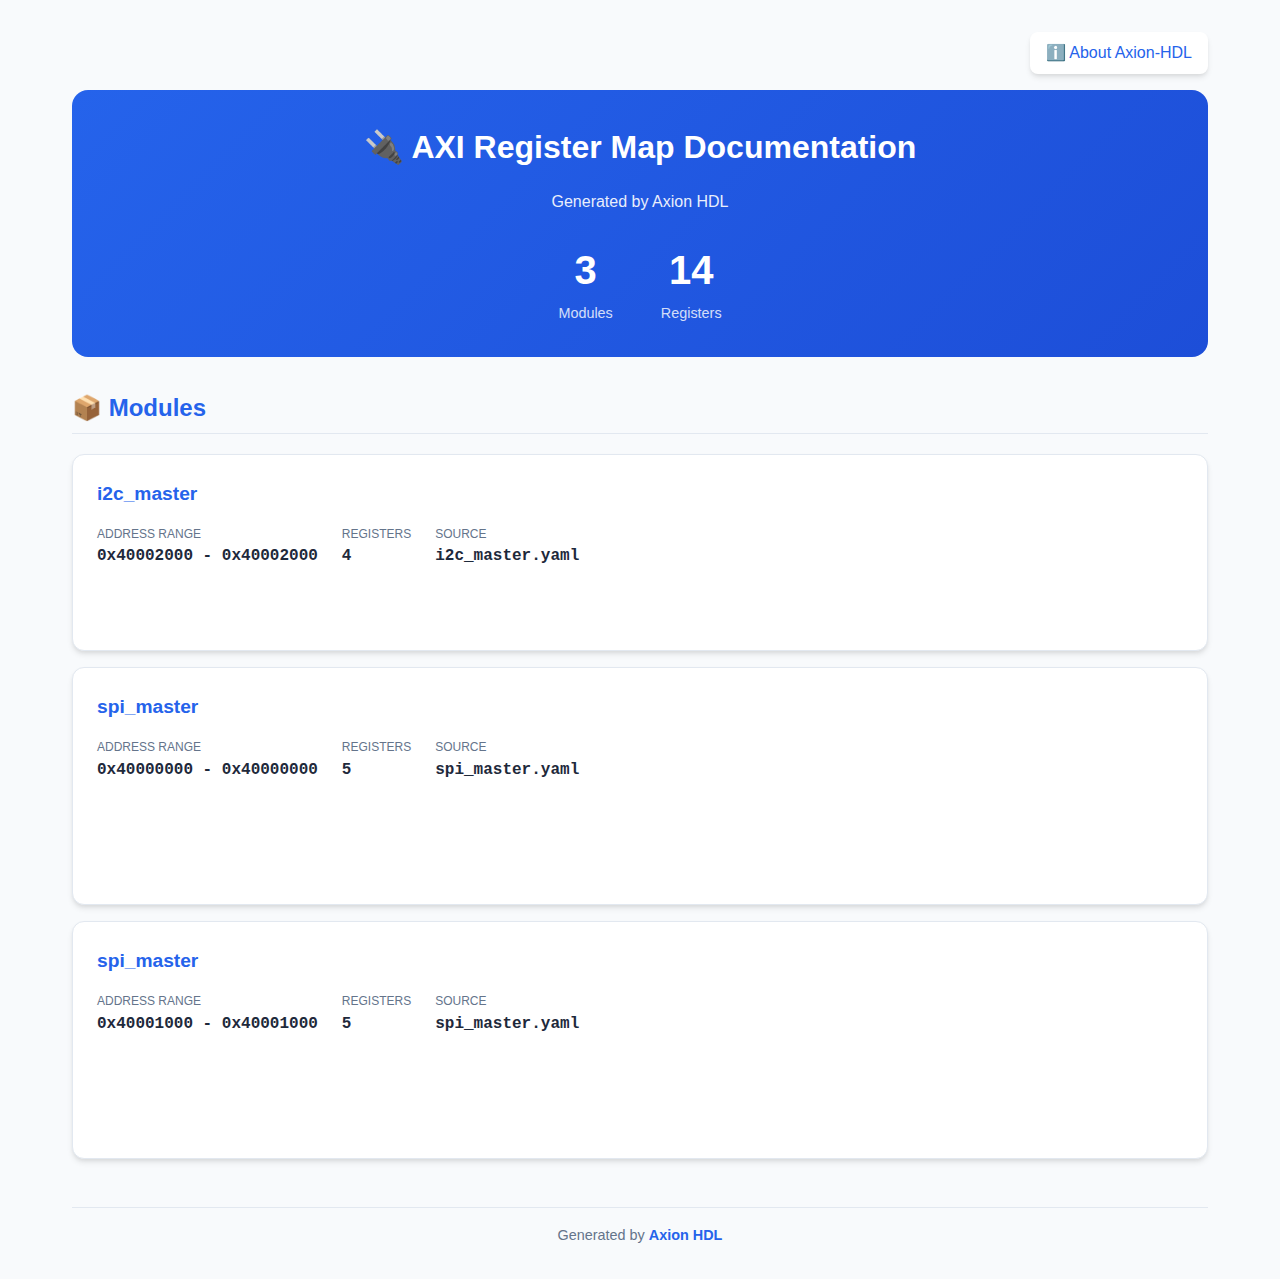
<file: tests/manual-verif/hierarchy_example/output/index.html>
<!DOCTYPE html>
<html lang="en">
<head>
    <meta charset="UTF-8">
    <meta name="viewport" content="width=device-width, initial-scale=1.0">
    <title>AXI Register Map</title>
    <style>
        :root {
            --primary-color: #2563eb;
            --primary-dark: #1d4ed8;
            --bg-color: #f8fafc;
            --text-color: #1e293b;
            --border-color: #e2e8f0;
            --code-bg: #f1f5f9;
            --card-shadow: 0 4px 6px -1px rgba(0,0,0,0.1), 0 2px 4px -1px rgba(0,0,0,0.06);
        }
        
        * {
            box-sizing: border-box;
        }
        
        body {
            font-family: -apple-system, BlinkMacSystemFont, 'Segoe UI', Roboto, 'Helvetica Neue', Arial, sans-serif;
            line-height: 1.6;
            color: var(--text-color);
            max-width: 1200px;
            margin: 0 auto;
            padding: 2rem;
            background-color: var(--bg-color);
        }
        
        /* Hero Section */
        .hero {
            text-align: center;
            padding: 2rem;
            margin-bottom: 2rem;
            background: linear-gradient(135deg, var(--primary-color), var(--primary-dark));
            border-radius: 16px;
            color: white;
        }
        
        .hero h1 {
            color: white;
            border: none;
            margin: 0;
            font-size: 2rem;
        }
        
        .hero .subtitle {
            opacity: 0.9;
            margin: 0.5rem 0 1.5rem 0;
        }
        
        .stats {
            display: flex;
            justify-content: center;
            gap: 3rem;
        }
        
        .stat {
            display: flex;
            flex-direction: column;
        }
        
        .stat-value {
            font-size: 2.5rem;
            font-weight: bold;
        }
        
        .stat-label {
            opacity: 0.8;
            font-size: 0.9rem;
        }
        
        /* Module Grid */
        .module-grid {
            display: grid;
            grid-template-columns: repeat(auto-fill, minmax(280px, 1fr));
            gap: 1.5rem;
            margin: 1.5rem 0;
        }
        
        .module-card {
            background: white;
            border-radius: 12px;
            padding: 1.5rem;
            box-shadow: var(--card-shadow);
            text-decoration: none;
            color: inherit;
            transition: transform 0.2s, box-shadow 0.2s;
            border: 1px solid var(--border-color);
        }
        
        .module-card:hover {
            transform: translateY(-4px);
            box-shadow: 0 10px 25px -5px rgba(0,0,0,0.15);
        }
        
        .module-header {
            display: flex;
            justify-content: space-between;
            align-items: center;
            margin-bottom: 1rem;
        }
        
        .module-header h3 {
            margin: 0;
            color: var(--primary-color);
            font-size: 1.2rem;
        }
        
        .badge {
            font-size: 0.7rem;
            padding: 0.2rem 0.5rem;
            border-radius: 4px;
            font-weight: 600;
        }
        
        .badge-cdc {
            background: #dcfce7;
            color: #166534;
        }
        
        .module-info {
            display: flex;
            gap: 1.5rem;
            margin-bottom: 1rem;
        }
        
        .info-item {
            display: flex;
            flex-direction: column;
        }
        
        .info-label {
            font-size: 0.75rem;
            color: #64748b;
            text-transform: uppercase;
        }
        
        .info-value {
            font-weight: 600;
            font-family: 'Monaco', 'Menlo', monospace;
        }
        
        .module-source {
            font-size: 0.8rem;
            color: #64748b;
            padding-top: 0.75rem;
            border-top: 1px solid var(--border-color);
        }
        
        /* Overlap Warning */
        .overlap-warning {
            background: #fef2f2;
            border: 2px solid #ef4444;
            border-radius: 12px;
            padding: 1.5rem;
            margin: 1.5rem 0;
        }
        
        .warning-header {
            display: flex;
            align-items: center;
            gap: 0.75rem;
            margin-bottom: 1rem;
        }
        
        .warning-icon {
            font-size: 1.5rem;
        }
        
        .warning-title {
            font-size: 1.2rem;
            font-weight: 700;
            color: #dc2626;
        }
        
        .warning-content {
            display: flex;
            flex-direction: column;
            gap: 0.75rem;
        }
        
        .overlap-item {
            background: white;
            padding: 1rem;
            border-radius: 8px;
            border: 1px solid #fca5a5;
        }
        
        .overlap-modules {
            display: flex;
            align-items: center;
            gap: 0.75rem;
            flex-wrap: wrap;
            margin-bottom: 0.5rem;
        }
        
        .overlap-modules .module-name {
            font-weight: 600;
            color: #dc2626;
            font-family: 'Monaco', 'Menlo', monospace;
        }
        
        .overlap-modules .range {
            font-size: 0.85rem;
            color: #64748b;
            font-family: 'Monaco', 'Menlo', monospace;
        }
        
        .overlap-symbol {
            color: #dc2626;
            font-weight: bold;
        }
        
        .overlap-region {
            font-size: 0.9rem;
            color: #991b1b;
            font-weight: 500;
        }
        
        /* Module List (Vertical Layout) */
        .module-list {
            display: flex;
            flex-direction: column;
            gap: 1rem;
        }
        
        .module-card-large {
            display: flex;
            background: white;
            border-radius: 12px;
            box-shadow: var(--card-shadow);
            text-decoration: none;
            color: inherit;
            transition: transform 0.2s, box-shadow 0.2s;
            border: 1px solid var(--border-color);
            overflow: hidden;
        }
        
        .module-card-large:hover {
            transform: translateX(8px);
            box-shadow: 0 10px 25px -5px rgba(0,0,0,0.15);
        }
        
        .module-card-large:hover .register-preview {
            opacity: 1;
            max-width: 300px;
            padding: 1rem;
        }
        
        .module-main {
            flex: 1;
            padding: 1.5rem;
        }
        
        .register-preview {
            background: #f1f5f9;
            border-left: 1px solid var(--border-color);
            opacity: 0;
            max-width: 0;
            padding: 0;
            overflow: hidden;
            transition: all 0.3s ease;
        }
        
        .preview-title {
            font-weight: 600;
            color: #475569;
            margin-bottom: 0.75rem;
            font-size: 0.85rem;
            text-transform: uppercase;
        }
        
        .reg-item {
            display: flex;
            justify-content: space-between;
            align-items: center;
            padding: 0.4rem 0;
            border-bottom: 1px solid var(--border-color);
            gap: 1rem;
        }
        
        .reg-item:last-child {
            border-bottom: none;
        }
        
        .reg-item code {
            font-size: 0.8rem;
            white-space: nowrap;
        }
        
        .reg-meta {
            font-size: 0.7rem;
            color: #64748b;
            white-space: nowrap;
        }
        
        .reg-more {
            font-size: 0.75rem;
            color: var(--primary-color);
            font-style: italic;
            margin-top: 0.5rem;
        }
        
        /* Navigation */
        .breadcrumb {
            display: flex;
            align-items: center;
            gap: 0.5rem;
            margin-bottom: 1rem;
            font-size: 0.9rem;
        }
        
        .breadcrumb a {
            color: var(--primary-color);
            text-decoration: none;
        }
        
        .breadcrumb a:hover {
            text-decoration: underline;
        }
        
        .breadcrumb .separator {
            color: #94a3b8;
        }
        
        .breadcrumb .current {
            color: #64748b;
        }
        
        .page-nav {
            display: flex;
            justify-content: space-between;
            margin-bottom: 2rem;
            padding: 1rem;
            background: white;
            border-radius: 8px;
            box-shadow: var(--card-shadow);
        }
        
        .nav-link {
            color: var(--primary-color);
            text-decoration: none;
            font-weight: 500;
        }
        
        .nav-link:hover {
            text-decoration: underline;
        }
        
        /* Existing styles */
        h1 {
            color: var(--primary-color);
            border-bottom: 3px solid var(--primary-color);
            padding-bottom: 0.5rem;
        }
        
        h2 {
            color: var(--primary-color);
            margin-top: 2rem;
            border-bottom: 1px solid var(--border-color);
            padding-bottom: 0.3rem;
        }
        
        h3, h4 {
            color: #475569;
            margin-top: 1.5rem;
        }
        
        table {
            width: 100%;
            border-collapse: collapse;
            margin: 1rem 0;
            background: white;
            box-shadow: 0 1px 3px rgba(0,0,0,0.1);
            border-radius: 8px;
            overflow: hidden;
        }
        
        th, td {
            padding: 0.75rem 1rem;
            text-align: left;
            border-bottom: 1px solid var(--border-color);
        }
        
        th {
            background-color: var(--primary-color);
            color: white;
            font-weight: 600;
        }
        
        tr:hover {
            background-color: #f1f5f9;
        }
        
        code {
            background-color: var(--code-bg);
            padding: 0.2rem 0.4rem;
            border-radius: 4px;
            font-family: 'Monaco', 'Menlo', 'Ubuntu Mono', monospace;
            font-size: 0.9em;
        }
        
        hr {
            border: none;
            border-top: 2px solid var(--border-color);
            margin: 2rem 0;
        }
        
        ul {
            padding-left: 1.5rem;
        }
        
        li {
            margin: 0.3rem 0;
        }
        
        strong {
            color: var(--primary-color);
        }
        
        p {
            margin: 0.5rem 0;
        }
        
        /* Top Navigation */
        .top-nav {
            display: flex;
            justify-content: flex-end;
            margin-bottom: 1rem;
        }
        
        .about-link {
            color: var(--primary-color);
            text-decoration: none;
            font-weight: 500;
            padding: 0.5rem 1rem;
            border-radius: 8px;
            background: white;
            box-shadow: var(--card-shadow);
            transition: transform 0.2s;
        }
        
        .about-link:hover {
            transform: translateY(-2px);
        }
        
        /* About Page Styles */
        .about-hero {
            text-align: center;
            padding: 2rem;
            margin-bottom: 2rem;
            background: linear-gradient(135deg, var(--primary-color), var(--primary-dark));
            border-radius: 16px;
            color: white;
        }
        
        .about-hero h1 {
            color: white;
            border: none;
            margin: 0;
            font-size: 2.5rem;
        }
        
        .about-hero .tagline {
            opacity: 0.9;
            font-size: 1.2rem;
            margin: 0.5rem 0 0 0;
        }
        
        .about-content {
            max-width: 900px;
            margin: 0 auto;
        }
        
        .about-section {
            margin-bottom: 2.5rem;
        }
        
        .about-section p {
            font-size: 1.05rem;
            line-height: 1.8;
        }
        
        .feature-grid {
            display: grid;
            grid-template-columns: repeat(auto-fill, minmax(200px, 1fr));
            gap: 1rem;
            margin-top: 1rem;
        }
        
        .feature-card {
            background: white;
            border-radius: 12px;
            padding: 1.5rem;
            text-align: center;
            box-shadow: var(--card-shadow);
            border: 1px solid var(--border-color);
        }
        
        .feature-icon {
            font-size: 2rem;
            margin-bottom: 0.5rem;
        }
        
        .feature-card h3 {
            margin: 0.5rem 0;
            color: var(--primary-color);
            font-size: 1rem;
        }
        
        .feature-card p {
            margin: 0;
            font-size: 0.85rem;
            color: #64748b;
        }
        
        .link-grid {
            display: grid;
            grid-template-columns: repeat(auto-fill, minmax(200px, 1fr));
            gap: 1rem;
            margin-top: 1rem;
        }
        
        .link-card {
            display: flex;
            align-items: center;
            gap: 1rem;
            background: white;
            border-radius: 12px;
            padding: 1rem 1.5rem;
            text-decoration: none;
            color: inherit;
            box-shadow: var(--card-shadow);
            border: 1px solid var(--border-color);
            transition: transform 0.2s, box-shadow 0.2s;
        }
        
        .link-card:hover {
            transform: translateY(-4px);
            box-shadow: 0 10px 25px -5px rgba(0,0,0,0.15);
        }
        
        .link-icon {
            font-size: 1.5rem;
        }
        
        .link-info h3 {
            margin: 0;
            color: var(--primary-color);
            font-size: 1rem;
        }
        
        .link-info p {
            margin: 0;
            font-size: 0.85rem;
            color: #64748b;
        }
        
        .code-block {
            background: #1e293b;
            color: #e2e8f0;
            padding: 1rem 1.5rem;
            border-radius: 8px;
            margin: 0.5rem 0;
            overflow-x: auto;
        }
        
        .code-block code {
            background: none;
            padding: 0;
            color: #67e8f9;
            font-size: 0.95rem;
        }
        
        /* README Container */
        .readme-container {
            background: white;
            border-radius: 12px;
            padding: 2rem;
            box-shadow: var(--card-shadow);
            margin-bottom: 2rem;
        }
        
        .readme-container h1 {
            color: var(--primary-color);
            border-bottom: 3px solid var(--primary-color);
        }
        
        .readme-container img {
            max-width: 100%;
            height: auto;
        }
        
        .about-links {
            margin-top: 2rem;
        }
        
        /* Smooth Scrolling */
        html {
            scroll-behavior: smooth;
        }
        
        /* Clickable table links */
        td a {
            color: var(--primary-color);
            text-decoration: none;
            font-weight: 500;
        }
        
        td a:hover {
            text-decoration: underline;
        }
        
        td a code {
            color: var(--primary-color);
        }
        
        /* Back to Table Button */
        .back-to-table {
            position: fixed;
            bottom: 2rem;
            right: 2rem;
            background: var(--primary-color);
            color: white;
            padding: 0.75rem 1.5rem;
            border-radius: 50px;
            text-decoration: none;
            font-weight: 600;
            box-shadow: 0 4px 12px rgba(0,0,0,0.15);
            transition: transform 0.2s, box-shadow 0.2s;
            z-index: 1000;
            display: none;
        }
        
        .back-to-table.visible {
            display: block;
        }
        
        .back-to-table:hover {
            transform: translateY(-2px);
            box-shadow: 0 6px 20px rgba(0,0,0,0.2);
        }
        
        @media print {
            body {
                background: white;
                max-width: none;
            }
            
            table {
                box-shadow: none;
                border: 1px solid #ddd;
            }
            
            .page-nav, .breadcrumb, .back-to-table {
                display: none;
            }
        }
        
        @media (max-width: 600px) {
            .stats {
                gap: 1.5rem;
            }
            
            .stat-value {
                font-size: 1.8rem;
            }
            
            .module-grid {
                grid-template-columns: 1fr;
            }
        }
    </style>
</head>
<body>

<div class="top-nav">
    <a href="html/about.html" class="about-link">ℹ️ About Axion-HDL</a>
</div>
<div class="hero">
    <h1>🔌 AXI Register Map Documentation</h1>
    <p class="subtitle">Generated by Axion HDL</p>
    <div class="stats">
        <div class="stat">
            <span class="stat-value">3</span>
            <span class="stat-label">Modules</span>
        </div>
        <div class="stat">
            <span class="stat-value">14</span>
            <span class="stat-label">Registers</span>
        </div>
    </div>
</div>

<h2>📦 Modules</h2>
<div class="module-list">

    <a href="html/i2c_master.html" class="module-card-large">
        <div class="module-main">
            <div class="module-header">
                <h3>i2c_master</h3>
                
            </div>
            <div class="module-info">
                <div class="info-item">
                    <span class="info-label">Address Range</span>
                    <span class="info-value">0x40002000 - 0x40002000</span>
                </div>
                <div class="info-item">
                    <span class="info-label">Registers</span>
                    <span class="info-value">4</span>
                </div>
                <div class="info-item">
                    <span class="info-label">Source</span>
                    <span class="info-value">i2c_master.yaml</span>
                </div>
            </div>
        </div>
        <div class="register-preview">
            <div class="preview-title">Registers</div>
            <div class="reg-item"><code>CTRL</code><span class="reg-meta">0x00 • RW</span></div><div class="reg-item"><code>STATUS</code><span class="reg-meta">0x04 • RO</span></div><div class="reg-item"><code>PRESCALE</code><span class="reg-meta">0x08 • RW</span></div><div class="reg-item"><code>DATA</code><span class="reg-meta">0x0C • RW</span></div>
        </div>
    </a>

    <a href="html/spi_master.html" class="module-card-large">
        <div class="module-main">
            <div class="module-header">
                <h3>spi_master</h3>
                
            </div>
            <div class="module-info">
                <div class="info-item">
                    <span class="info-label">Address Range</span>
                    <span class="info-value">0x40000000 - 0x40000000</span>
                </div>
                <div class="info-item">
                    <span class="info-label">Registers</span>
                    <span class="info-value">5</span>
                </div>
                <div class="info-item">
                    <span class="info-label">Source</span>
                    <span class="info-value">spi_master.yaml</span>
                </div>
            </div>
        </div>
        <div class="register-preview">
            <div class="preview-title">Registers</div>
            <div class="reg-item"><code>CTRL</code><span class="reg-meta">0x00 • RW</span></div><div class="reg-item"><code>STATUS</code><span class="reg-meta">0x04 • RO</span></div><div class="reg-item"><code>DIV</code><span class="reg-meta">0x08 • RW</span></div><div class="reg-item"><code>TX_DATA</code><span class="reg-meta">0x0C • WO</span></div><div class="reg-item"><code>RX_DATA</code><span class="reg-meta">0x10 • RO</span></div>
        </div>
    </a>

    <a href="html/spi_master.html" class="module-card-large">
        <div class="module-main">
            <div class="module-header">
                <h3>spi_master</h3>
                
            </div>
            <div class="module-info">
                <div class="info-item">
                    <span class="info-label">Address Range</span>
                    <span class="info-value">0x40001000 - 0x40001000</span>
                </div>
                <div class="info-item">
                    <span class="info-label">Registers</span>
                    <span class="info-value">5</span>
                </div>
                <div class="info-item">
                    <span class="info-label">Source</span>
                    <span class="info-value">spi_master.yaml</span>
                </div>
            </div>
        </div>
        <div class="register-preview">
            <div class="preview-title">Registers</div>
            <div class="reg-item"><code>CTRL</code><span class="reg-meta">0x00 • RW</span></div><div class="reg-item"><code>STATUS</code><span class="reg-meta">0x04 • RO</span></div><div class="reg-item"><code>DIV</code><span class="reg-meta">0x08 • RW</span></div><div class="reg-item"><code>TX_DATA</code><span class="reg-meta">0x0C • WO</span></div><div class="reg-item"><code>RX_DATA</code><span class="reg-meta">0x10 • RO</span></div>
        </div>
    </a>
</div>
<footer style="margin-top: 3rem; padding-top: 1rem; border-top: 1px solid var(--border-color); text-align: center; color: #64748b; font-size: 0.9rem;">
    Generated by <strong>Axion HDL</strong>
</footer>

</body>
</html>
</file>
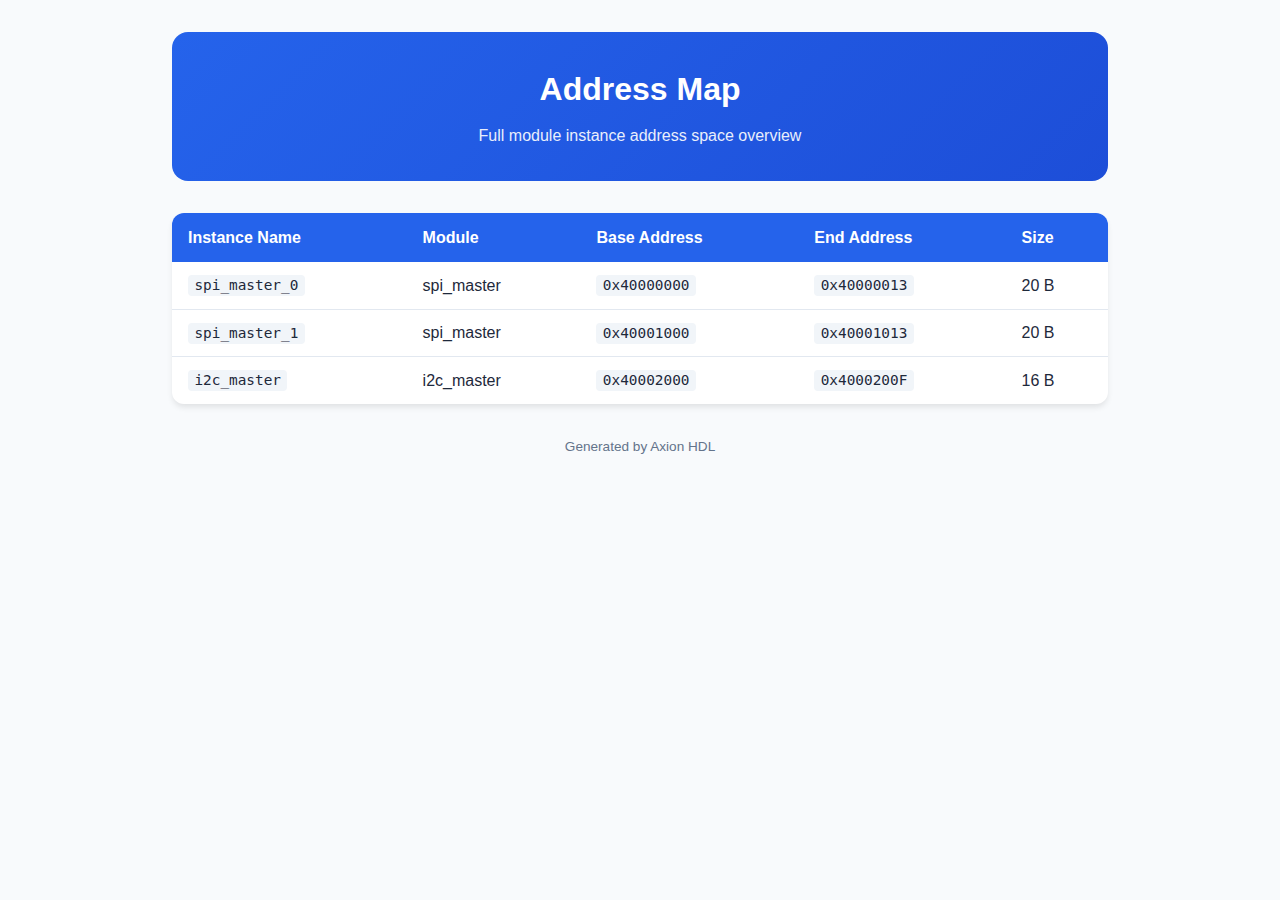
<file: tests/manual-verif/hierarchy_example/output/address_map.html>
<!DOCTYPE html>
<html lang="en">
<head>
    <meta charset="UTF-8">
    <meta name="viewport" content="width=device-width, initial-scale=1.0">
    <title>Address Map</title>
    <style>
        :root {
            --primary-color: #2563eb;
            --primary-dark: #1d4ed8;
            --bg-color: #f8fafc;
            --text-color: #1e293b;
            --border-color: #e2e8f0;
        }
        * { box-sizing: border-box; }
        body {
            font-family: -apple-system, BlinkMacSystemFont, 'Segoe UI', Roboto, sans-serif;
            line-height: 1.6;
            color: var(--text-color);
            max-width: 1000px;
            margin: 0 auto;
            padding: 2rem;
            background-color: var(--bg-color);
        }
        .hero {
            text-align: center;
            padding: 2rem;
            margin-bottom: 2rem;
            background: linear-gradient(135deg, var(--primary-color), var(--primary-dark));
            border-radius: 16px;
            color: white;
        }
        .hero h1 { color: white; border: none; margin: 0; font-size: 2rem; }
        .hero p { margin: 0.5rem 0 0; opacity: 0.9; }
        table {
            width: 100%;
            border-collapse: collapse;
            background: white;
            border-radius: 12px;
            overflow: hidden;
            box-shadow: 0 4px 6px -1px rgba(0,0,0,0.1);
        }
        th {
            background: var(--primary-color);
            color: white;
            padding: 0.75rem 1rem;
            text-align: left;
            font-weight: 600;
        }
        td {
            padding: 0.65rem 1rem;
            border-bottom: 1px solid var(--border-color);
        }
        tr:last-child td { border-bottom: none; }
        tr:hover td { background-color: #eff6ff; }
        code {
            background: #f1f5f9;
            padding: 0.15rem 0.4rem;
            border-radius: 4px;
            font-family: 'Fira Code', 'Consolas', monospace;
            font-size: 0.9em;
        }
        footer {
            text-align: center;
            margin-top: 2rem;
            color: #64748b;
            font-size: 0.85rem;
        }
    </style>
</head>
<body>
    <div class="hero">
        <h1>Address Map</h1>
        <p>Full module instance address space overview</p>
    </div>
    <table>
        <thead>
            <tr>
                <th>Instance Name</th>
                <th>Module</th>
                <th>Base Address</th>
                <th>End Address</th>
                <th>Size</th>
            </tr>
        </thead>
        <tbody>
<tr><td><code>spi_master_0</code></td><td>spi_master</td><td><code>0x40000000</code></td><td><code>0x40000013</code></td><td>20 B</td></tr>
<tr><td><code>spi_master_1</code></td><td>spi_master</td><td><code>0x40001000</code></td><td><code>0x40001013</code></td><td>20 B</td></tr>
<tr><td><code>i2c_master</code></td><td>i2c_master</td><td><code>0x40002000</code></td><td><code>0x4000200F</code></td><td>16 B</td></tr>
        </tbody>
    </table>
    <footer>Generated by Axion HDL</footer>
</body>
</html>
</file>
